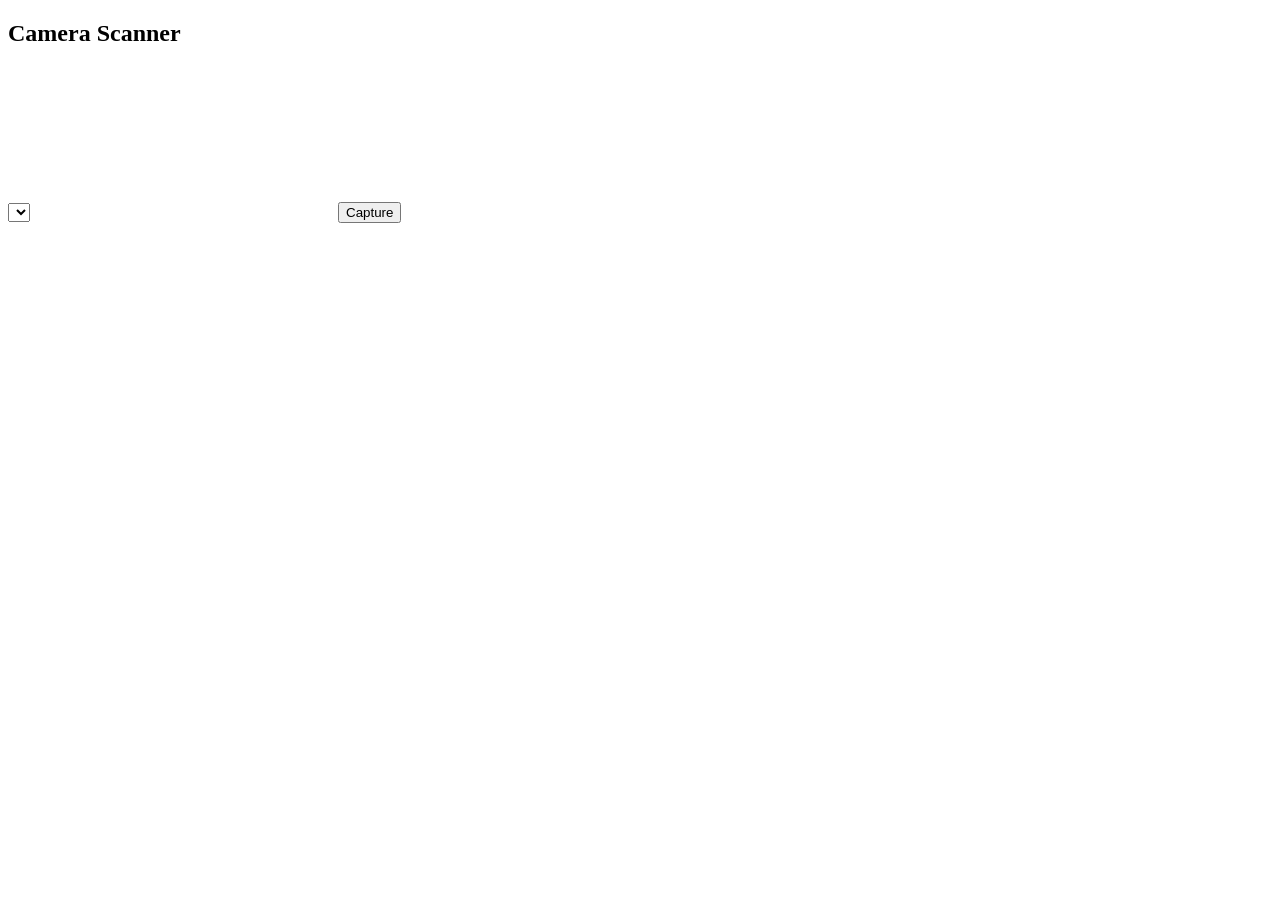
<file: templates/camera.html>
<!doctype html>
<html lang="en">
  <head>
    <meta charset="UTF-8" />
    <meta name="viewport" content="width=device-width, initial-scale=1.0" />
    <title>Document</title>
  </head>
  <body>
    <h2>Camera Scanner</h2>

    <!-- Pilih kamera -->
    <select id="cameraSelect"></select>

    <!-- Video preview -->
    <video id="video" autoplay playsinline></video>

    <!-- Tombol capture -->
    <button id="capture">Capture</button>

    <!-- Hasil capture -->
    <canvas id="canvas"></canvas>

    <script src="/static/js/camera.js"></script>
  </body>
</html>
</file>
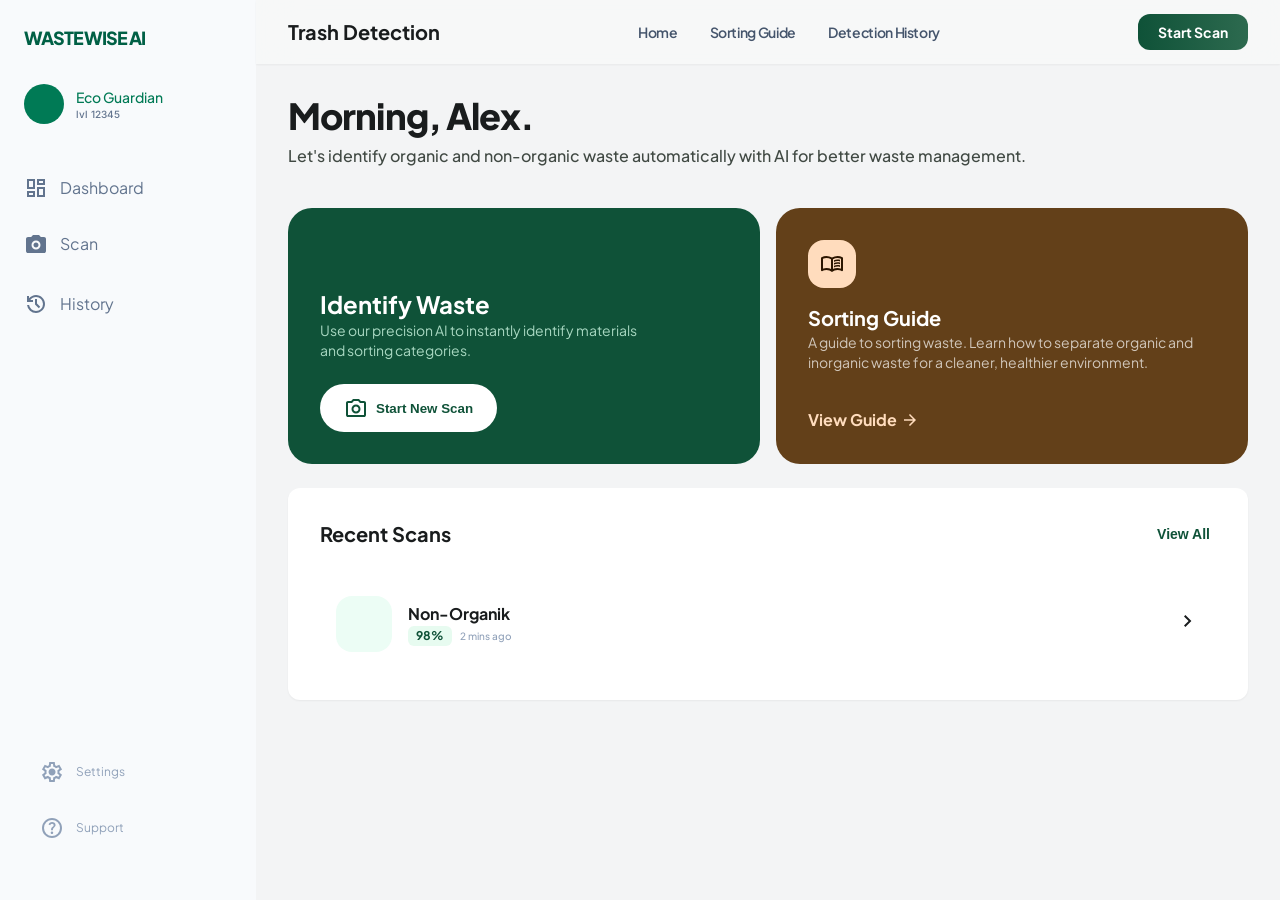
<file: templates/dashboard.html>
<!doctype html>
<html lang="en">
  <head>
    <meta charset="utf-8" />
    <meta content="width=device-width, initial-scale=1.0" name="viewport" />
    <title>Dashboard</title>
    <link rel="stylesheet" href="/static/main.css" />
    <!-- <link
      rel="stylesheet"
      href="{{ url_for('static', filename='main.css') }}"
    /> -->
  </head>
  <body class="body-dashboard">
    <aside>
      <div class="sidebar-container">
        <h1 class="title-app">WasteWise AI</h1>
        <div class="sidebar-user">
          <div class="sidebar-user-image">
            <!-- <img
              class="image-user"
              data-alt="image-user"
              src=""
            /> -->
          </div>
          <div>
            <p class="user-name">Eco Guardian</p>
            <p class="user-description">lvl 12345</p>
          </div>
        </div>
      </div>
      <nav class="sidebar-nav">
        <a class="sidebar-menu" href="/dashboard">
          <svg
            xmlns="http://www.w3.org/2000/svg"
            width="24"
            height="24"
            viewBox="0 0 24 24"
          >
            <path
              fill="currentColor"
              d="M13 9V3h8v6zM3 13V3h8v10zm10 8V11h8v10zM3 21v-6h8v6zm2-10h4V5H5zm10 8h4v-6h-4zm0-12h4V5h-4zM5 19h4v-2H5zm4-2"
            />
          </svg>
          <span class="font-headline font-medium text-sm">Dashboard</span>
        </a>
        <a class="sidebar-menu" href="/scan">
          <svg
            xmlns="http://www.w3.org/2000/svg"
            width="24"
            height="24"
            viewBox="0 0 24 24"
          >
            <path
              fill="currentColor"
              d="M12 17.5q1.875 0 3.188-1.312T16.5 13t-1.312-3.187T12 8.5T8.813 9.813T7.5 13t1.313 3.188T12 17.5m0-2q-1.05 0-1.775-.725T9.5 13t.725-1.775T12 10.5t1.775.725T14.5 13t-.725 1.775T12 15.5M4 21q-.825 0-1.412-.587T2 19V7q0-.825.588-1.412T4 5h3.15L9 3h6l1.85 2H20q.825 0 1.413.588T22 7v12q0 .825-.587 1.413T20 21z"
            />
          </svg>
          <span class="font-headline font-medium text-sm">Scan</span>
        </a>
        <a class="sidebar-menu" href="/history">
          <svg
            xmlns="http://www.w3.org/2000/svg"
            width="24"
            height="24"
            viewBox="0 0 24 24"
          >
            <path
              fill="currentColor"
              d="M12 21q-3.45 0-6.012-2.287T3.05 13H5.1q.35 2.6 2.313 4.3T12 19q2.925 0 4.963-2.037T19 12t-2.037-4.962T12 5q-1.725 0-3.225.8T6.25 8H9v2H3V4h2v2.35q1.275-1.6 3.113-2.475T12 3q1.875 0 3.513.713t2.85 1.924t1.925 2.85T21 12t-.712 3.513t-1.925 2.85t-2.85 1.925T12 21m2.8-4.8L11 12.4V7h2v4.6l3.2 3.2z"
            />
          </svg>
          <span class="font-headline font-medium text-sm">History</span>
        </a>
      </nav>
      <div class="sidebar-down">
        <a class="sidebar-additional" href="/settings">
          <svg
            xmlns="http://www.w3.org/2000/svg"
            width="24"
            height="24"
            viewBox="0 0 24 24"
          >
            <path
              fill="currentColor"
              d="m9.25 22l-.4-3.2q-.325-.125-.612-.3t-.563-.375L4.7 19.375l-2.75-4.75l2.575-1.95Q4.5 12.5 4.5 12.338v-.675q0-.163.025-.338L1.95 9.375l2.75-4.75l2.975 1.25q.275-.2.575-.375t.6-.3l.4-3.2h5.5l.4 3.2q.325.125.613.3t.562.375l2.975-1.25l2.75 4.75l-2.575 1.95q.025.175.025.338v.674q0 .163-.05.338l2.575 1.95l-2.75 4.75l-2.95-1.25q-.275.2-.575.375t-.6.3l-.4 3.2zM11 20h1.975l.35-2.65q.775-.2 1.438-.587t1.212-.938l2.475 1.025l.975-1.7l-2.15-1.625q.125-.35.175-.737T17.5 12t-.05-.787t-.175-.738l2.15-1.625l-.975-1.7l-2.475 1.05q-.55-.575-1.212-.962t-1.438-.588L13 4h-1.975l-.35 2.65q-.775.2-1.437.588t-1.213.937L5.55 7.15l-.975 1.7l2.15 1.6q-.125.375-.175.75t-.05.8q0 .4.05.775t.175.75l-2.15 1.625l.975 1.7l2.475-1.05q.55.575 1.213.963t1.437.587zm1.05-4.5q1.45 0 2.475-1.025T15.55 12t-1.025-2.475T12.05 8.5q-1.475 0-2.488 1.025T8.55 12t1.013 2.475T12.05 15.5M12 12"
            />
          </svg>
          <span>Settings</span>
        </a>
        <a class="sidebar-additional" href="/support">
          <svg
            xmlns="http://www.w3.org/2000/svg"
            width="24"
            height="24"
            viewBox="0 0 24 24"
          >
            <path
              fill="currentColor"
              d="M12.838 17.638q.362-.363.362-.888t-.362-.888t-.888-.362t-.887.363t-.363.887t.363.888t.887.362t.888-.363M11.05 14.15h1.85q0-.825.188-1.3t1.062-1.3q.65-.65 1.025-1.238T15.55 8.9q0-1.4-1.025-2.15T12.1 6q-1.425 0-2.312.75T8.55 8.55l1.65.65q.125-.45.563-.975T12.1 7.7q.8 0 1.2.438t.4.962q0 .5-.3.938t-.75.812q-1.1.975-1.35 1.475t-.25 1.825M12 22q-2.075 0-3.9-.787t-3.175-2.138T2.788 15.9T2 12t.788-3.9t2.137-3.175T8.1 2.788T12 2t3.9.788t3.175 2.137T21.213 8.1T22 12t-.788 3.9t-2.137 3.175t-3.175 2.138T12 22m0-2q3.35 0 5.675-2.325T20 12t-2.325-5.675T12 4T6.325 6.325T4 12t2.325 5.675T12 20m0-8"
            />
          </svg>
          <span>Support</span>
        </a>
      </div>
    </aside>

    <div class="dashboard-container">
      <!-- TopMenu -->
      <header class="top-menu-container glass-panel">
        <div class="top-menu">
          <h2 class="top-menu-label">Trash Detection</h2>
          <div class="top-menu-list">
            <a class="menu" href="/">Home</a>
            <a class="menu" href="/sorting-guide">Sorting Guide</a>
            <a class="menu" href="/history">Detection History</a>
          </div>
          <div class="top-menu-right">
            <button class="scan-button">Start Scan</button>
          </div>
        </div>
      </header>

      <!-- Page Content -->
      <main class="page-content-container">
        <div class="page-content-header">
          <div>
            <h1 class="page-content-greeting">Morning, Alex.</h1>
            <p class="page-conten-subline">
              Let's identify organic and non-organic waste automatically with AI
              for better waste management.
            </p>
          </div>
        </div>

        <!-- Grid Layout -->
        <div class="grid-content">
          <div class="grid-content-wrap">
            <div class="grid-content-group-identify">
              <!-- <div class="identify-image-wrap">
                <img
                  alt="waste collection bin"
                  class="identify-image"
                  src=""
                />
              </div> -->
              <div class="identify-text">
                <h3>Identify Waste</h3>
                <p>
                  Use our precision AI to instantly identify materials and
                  sorting categories.
                </p>
                <button class="identify-button">
                  <svg
                    xmlns="http://www.w3.org/2000/svg"
                    width="24"
                    height="24"
                    viewBox="0 0 24 24"
                  >
                    <path
                      fill="currentColor"
                      d="M12 17.5q1.875 0 3.188-1.312T16.5 13t-1.312-3.187T12 8.5T8.813 9.813T7.5 13t1.313 3.188T12 17.5m0-2q-1.05 0-1.775-.725T9.5 13t.725-1.775T12 10.5t1.775.725T14.5 13t-.725 1.775T12 15.5M4 21q-.825 0-1.412-.587T2 19V7q0-.825.588-1.412T4 5h3.15L9 3h6l1.85 2H20q.825 0 1.413.588T22 7v12q0 .825-.587 1.413T20 21zm0-2h16V7h-4.05l-1.825-2h-4.25L8.05 7H4zm8-6"
                    />
                  </svg>
                  Start New Scan
                </button>
              </div>
            </div>
            <div class="grid-content-group-guide">
              <div>
                <div class="guide-icon">
                  <svg
                    xmlns="http://www.w3.org/2000/svg"
                    width="24"
                    height="24"
                    viewBox="0 0 24 24"
                  >
                    <path
                      fill="currentColor"
                      d="M14 9.9V8.2q.825-.35 1.688-.525T17.5 7.5q.65 0 1.275.1T20 7.85v1.6q-.6-.225-1.213-.337T17.5 9q-.95 0-1.825.238T14 9.9m0 5.5v-1.7q.825-.35 1.688-.525T17.5 13q.65 0 1.275.1t1.225.25v1.6q-.6-.225-1.213-.338T17.5 14.5q-.95 0-1.825.225T14 15.4m0-2.75v-1.7q.825-.35 1.688-.525t1.812-.175q.65 0 1.275.1T20 10.6v1.6q-.6-.225-1.213-.338T17.5 11.75q-.95 0-1.825.238T14 12.65M6.5 16q1.175 0 2.288.263T11 17.05V7.2q-1.025-.6-2.175-.9T6.5 6q-.9 0-1.788.175T3 6.7v9.9q.875-.3 1.738-.45T6.5 16m6.5 1.05q1.1-.525 2.213-.787T17.5 16q.9 0 1.763.15T21 16.6V6.7q-.825-.35-1.713-.525T17.5 6q-1.175 0-2.325.3T13 7.2zM12 20q-1.2-.95-2.6-1.475T6.5 18q-1.05 0-2.062.275T2.5 19.05q-.525.275-1.012-.025T1 18.15V6.1q0-.275.138-.525T1.55 5.2q1.15-.6 2.4-.9T6.5 4q1.45 0 2.838.375T12 5.5q1.275-.75 2.663-1.125T17.5 4q1.3 0 2.55.3t2.4.9q.275.125.413.375T23 6.1v12.05q0 .575-.487.875t-1.013.025q-.925-.5-1.937-.775T17.5 18q-1.5 0-2.9.525T12 20m-5-8.35"
                    />
                  </svg>
                </div>
                <h3 class="guide-headline">Sorting Guide</h3>
                <p class="guide-description base">
                  A guide to sorting waste. Learn how to separate organic and
                  inorganic
                  <span
                    class="guide-more"
                    data-full="A guide to sorting waste. Learn how to separate organic and
                  inorganic waste for a cleaner, healthier environment."
                    >more...</span
                  >
                </p>
                <p class="guide-description desktop">
                  A guide to sorting waste. Learn how to separate organic and
                  inorganic waste for a cleaner, healthier environment.
                </p>
              </div>
              <a class="view-guide" href="#">
                View Guide
                <svg
                  xmlns="http://www.w3.org/2000/svg"
                  width="18"
                  height="18"
                  viewBox="0 0 24 24"
                  class="icon-view-guide"
                >
                  <path
                    fill="currentColor"
                    d="M16.175 13H4v-2h12.175l-5.6-5.6L12 4l8 8l-8 8l-1.425-1.4z"
                  />
                </svg>
              </a>
            </div>
          </div>
          <div class="grid-recent-scans">
            <div class="recent-scans-header">
              <h3 class="recent-scans-headline">Recent Scans</h3>
              <button class="recent-scans-view-all">View All</button>
            </div>
            <div class="recent-scans-table">
              <div class="recent-scans-data">
                <div class="recent-scans-image-wrap">
                  <!-- <img
                    alt="name"
                    class="recent-scans-image"
                    src=""
                  /> -->
                </div>
                <div class="recents-scans-detail">
                  <h4 class="scans-type">Non-Organik</h4>
                  <div class="scans-info">
                    <span class="scans-accuracy">98%</span>
                    <span class="scans-time">2 mins ago</span>
                  </div>
                </div>
                <div class="scans-more-detail">
                  <svg
                    xmlns="http://www.w3.org/2000/svg"
                    width="24"
                    height="24"
                    viewBox="0 0 24 24"
                    class="more-icon"
                  >
                    <path
                      fill="currentColor"
                      d="M12.6 12L8 7.4L9.4 6l6 6l-6 6L8 16.6z"
                    />
                  </svg>
                </div>
              </div>
            </div>
          </div>
        </div>
      </main>
    </div>

    <!-- Mobile Navigation -->
    <nav class="bottom-nav">
      <button class="bottom-nav-button">
        <svg
          xmlns="http://www.w3.org/2000/svg"
          width="24"
          height="24"
          viewBox="0 0 24 24"
        >
          <path
            fill="currentColor"
            d="M13 9V3h8v6zM3 13V3h8v10zm10 8V11h8v10zM3 21v-6h8v6zm2-10h4V5H5zm10 8h4v-6h-4zm0-12h4V5h-4zM5 19h4v-2H5zm4-2"
          />
        </svg>
        <span class="bottom-nav-text">Dashboard</span>
      </button>
      <button class="bottom-nav-button">
        <svg
          xmlns="http://www.w3.org/2000/svg"
          width="24"
          height="24"
          viewBox="0 0 24 24"
        >
          <path
            fill="currentColor"
            d="M12 17.5q1.875 0 3.188-1.312T16.5 13t-1.312-3.187T12 8.5T8.813 9.813T7.5 13t1.313 3.188T12 17.5m0-2q-1.05 0-1.775-.725T9.5 13t.725-1.775T12 10.5t1.775.725T14.5 13t-.725 1.775T12 15.5M4 21q-.825 0-1.412-.587T2 19V7q0-.825.588-1.412T4 5h3.15L9 3h6l1.85 2H20q.825 0 1.413.588T22 7v12q0 .825-.587 1.413T20 21z"
          />
        </svg>
        <span class="bottom-nav-text">Scan</span>
      </button>
      <button class="bottom-nav-button">
        <svg
          xmlns="http://www.w3.org/2000/svg"
          width="24"
          height="24"
          viewBox="0 0 24 24"
        >
          <path
            fill="currentColor"
            d="M12 21q-3.45 0-6.012-2.287T3.05 13H5.1q.35 2.6 2.313 4.3T12 19q2.925 0 4.963-2.037T19 12t-2.037-4.962T12 5q-1.725 0-3.225.8T6.25 8H9v2H3V4h2v2.35q1.275-1.6 3.113-2.475T12 3q1.875 0 3.513.713t2.85 1.924t1.925 2.85T21 12t-.712 3.513t-1.925 2.85t-2.85 1.925T12 21m2.8-4.8L11 12.4V7h2v4.6l3.2 3.2z"
          />
        </svg>
        <span class="bottom-nav-text">Scan</span>
      </button>
      <button class="bottom-nav-button">
        <svg
          xmlns="http://www.w3.org/2000/svg"
          width="24"
          height="24"
          viewBox="0 0 24 24"
        >
          <path
            fill="currentColor"
            d="M12 20q-.825 0-1.412-.587T10 18t.588-1.412T12 16t1.413.588T14 18t-.587 1.413T12 20m0-6q-.825 0-1.412-.587T10 12t.588-1.412T12 10t1.413.588T14 12t-.587 1.413T12 14m0-6q-.825 0-1.412-.587T10 6t.588-1.412T12 4t1.413.588T14 6t-.587 1.413T12 8"
          />
        </svg>
        <span class="bottom-nav-text">More</span>
      </button>
    </nav>
    <script>
      const links = document.querySelectorAll(".sidebar-menu");
      const currentPage = window.location.pathname;

      links.forEach((link) => {
        if (link.getAttribute("href") === currentPage) {
          link.classList.add("active");
        }
      });
    </script>
  </body>
</html>
</file>
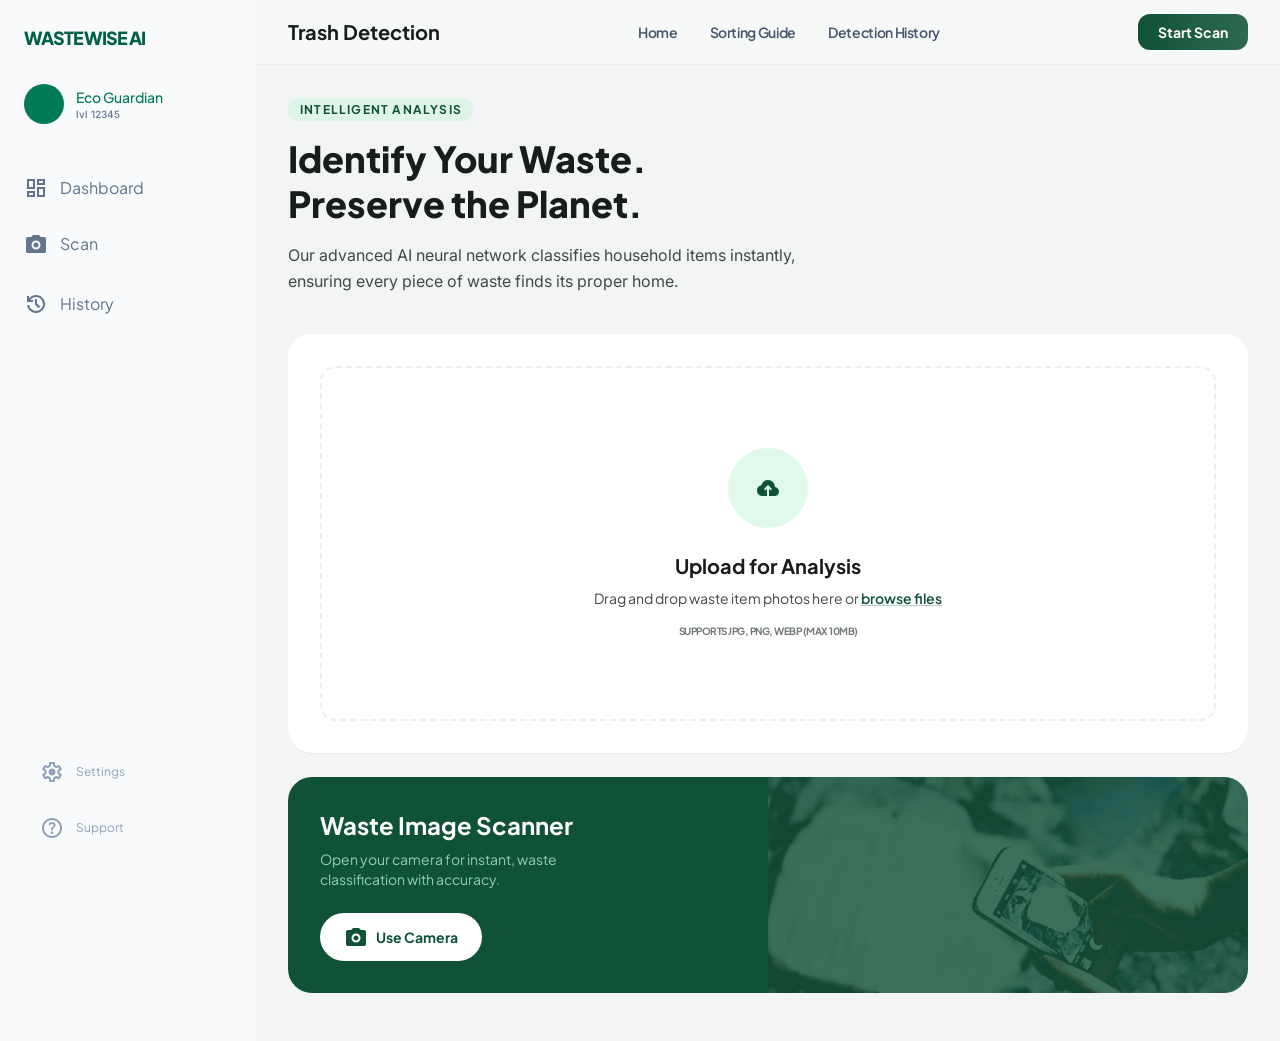
<file: templates/scan.html>
<!doctype html>
<html lang="en">
  <head>
    <meta charset="UTF-8" />
    <meta name="viewport" content="width=device-width, initial-scale=1.0" />
    <title>Scan Image</title>
    <link rel="stylesheet" href="/static/css/scan.css" />
  </head>
  <body class="body-container">
    <aside>
      <div class="sidebar-container">
        <h1 class="title-app">WasteWise AI</h1>
        <div class="sidebar-user">
          <div class="sidebar-user-image">
            <!-- <img
              class="image-user"
              data-alt="image-user"
              src=""
            /> -->
          </div>
          <div>
            <p class="user-name">Eco Guardian</p>
            <p class="user-description">lvl 12345</p>
          </div>
        </div>
      </div>
      <nav class="sidebar-nav">
        <a class="sidebar-menu" href="/dashboard">
          <svg
            xmlns="http://www.w3.org/2000/svg"
            width="24"
            height="24"
            viewBox="0 0 24 24"
          >
            <path
              fill="currentColor"
              d="M13 9V3h8v6zM3 13V3h8v10zm10 8V11h8v10zM3 21v-6h8v6zm2-10h4V5H5zm10 8h4v-6h-4zm0-12h4V5h-4zM5 19h4v-2H5zm4-2"
            />
          </svg>
          <span class="font-headline font-medium text-sm">Dashboard</span>
        </a>
        <a class="sidebar-menu" href="/scan">
          <svg
            xmlns="http://www.w3.org/2000/svg"
            width="24"
            height="24"
            viewBox="0 0 24 24"
          >
            <path
              fill="currentColor"
              d="M12 17.5q1.875 0 3.188-1.312T16.5 13t-1.312-3.187T12 8.5T8.813 9.813T7.5 13t1.313 3.188T12 17.5m0-2q-1.05 0-1.775-.725T9.5 13t.725-1.775T12 10.5t1.775.725T14.5 13t-.725 1.775T12 15.5M4 21q-.825 0-1.412-.587T2 19V7q0-.825.588-1.412T4 5h3.15L9 3h6l1.85 2H20q.825 0 1.413.588T22 7v12q0 .825-.587 1.413T20 21z"
            />
          </svg>
          <span class="font-headline font-medium text-sm">Scan</span>
        </a>
        <a class="sidebar-menu" href="/history">
          <svg
            xmlns="http://www.w3.org/2000/svg"
            width="24"
            height="24"
            viewBox="0 0 24 24"
          >
            <path
              fill="currentColor"
              d="M12 21q-3.45 0-6.012-2.287T3.05 13H5.1q.35 2.6 2.313 4.3T12 19q2.925 0 4.963-2.037T19 12t-2.037-4.962T12 5q-1.725 0-3.225.8T6.25 8H9v2H3V4h2v2.35q1.275-1.6 3.113-2.475T12 3q1.875 0 3.513.713t2.85 1.924t1.925 2.85T21 12t-.712 3.513t-1.925 2.85t-2.85 1.925T12 21m2.8-4.8L11 12.4V7h2v4.6l3.2 3.2z"
            />
          </svg>
          <span class="font-headline font-medium text-sm">History</span>
        </a>
      </nav>
      <div class="sidebar-down">
        <a class="sidebar-additional" href="/settings">
          <svg
            xmlns="http://www.w3.org/2000/svg"
            width="24"
            height="24"
            viewBox="0 0 24 24"
          >
            <path
              fill="currentColor"
              d="m9.25 22l-.4-3.2q-.325-.125-.612-.3t-.563-.375L4.7 19.375l-2.75-4.75l2.575-1.95Q4.5 12.5 4.5 12.338v-.675q0-.163.025-.338L1.95 9.375l2.75-4.75l2.975 1.25q.275-.2.575-.375t.6-.3l.4-3.2h5.5l.4 3.2q.325.125.613.3t.562.375l2.975-1.25l2.75 4.75l-2.575 1.95q.025.175.025.338v.674q0 .163-.05.338l2.575 1.95l-2.75 4.75l-2.95-1.25q-.275.2-.575.375t-.6.3l-.4 3.2zM11 20h1.975l.35-2.65q.775-.2 1.438-.587t1.212-.938l2.475 1.025l.975-1.7l-2.15-1.625q.125-.35.175-.737T17.5 12t-.05-.787t-.175-.738l2.15-1.625l-.975-1.7l-2.475 1.05q-.55-.575-1.212-.962t-1.438-.588L13 4h-1.975l-.35 2.65q-.775.2-1.437.588t-1.213.937L5.55 7.15l-.975 1.7l2.15 1.6q-.125.375-.175.75t-.05.8q0 .4.05.775t.175.75l-2.15 1.625l.975 1.7l2.475-1.05q.55.575 1.213.963t1.437.587zm1.05-4.5q1.45 0 2.475-1.025T15.55 12t-1.025-2.475T12.05 8.5q-1.475 0-2.488 1.025T8.55 12t1.013 2.475T12.05 15.5M12 12"
            />
          </svg>
          <span>Settings</span>
        </a>
        <a class="sidebar-additional" href="/support">
          <svg
            xmlns="http://www.w3.org/2000/svg"
            width="24"
            height="24"
            viewBox="0 0 24 24"
          >
            <path
              fill="currentColor"
              d="M12.838 17.638q.362-.363.362-.888t-.362-.888t-.888-.362t-.887.363t-.363.887t.363.888t.887.362t.888-.363M11.05 14.15h1.85q0-.825.188-1.3t1.062-1.3q.65-.65 1.025-1.238T15.55 8.9q0-1.4-1.025-2.15T12.1 6q-1.425 0-2.312.75T8.55 8.55l1.65.65q.125-.45.563-.975T12.1 7.7q.8 0 1.2.438t.4.962q0 .5-.3.938t-.75.812q-1.1.975-1.35 1.475t-.25 1.825M12 22q-2.075 0-3.9-.787t-3.175-2.138T2.788 15.9T2 12t.788-3.9t2.137-3.175T8.1 2.788T12 2t3.9.788t3.175 2.137T21.213 8.1T22 12t-.788 3.9t-2.137 3.175t-3.175 2.138T12 22m0-2q3.35 0 5.675-2.325T20 12t-2.325-5.675T12 4T6.325 6.325T4 12t2.325 5.675T12 20m0-8"
            />
          </svg>
          <span>Support</span>
        </a>
      </div>
    </aside>

    <div class="content-container">
      <!-- TopMenu -->
      <header class="top-menu-container glass-panel">
        <div class="top-menu">
          <h2 class="top-menu-label">Trash Detection</h2>
          <div class="top-menu-list">
            <a class="menu" href="/">Home</a>
            <a class="menu" href="/sorting-guide">Sorting Guide</a>
            <a class="menu" href="/history">Detection History</a>
          </div>
          <div class="top-menu-right">
            <button class="scan-button">Start Scan</button>
          </div>
        </div>
      </header>

      <!-- Page Content -->
      <main class="page-content-container">
        <div class="page-content-header">
          <span class="page-content-label">Intelligent Analysis</span>
          <h1 class="page-content-headline">
            Identify Your Waste. <br />Preserve the Planet.
          </h1>
          <p class="page-content-description">
            Our advanced AI neural network classifies household items instantly,
            ensuring every piece of waste finds its proper home.
          </p>
        </div>

        <!-- Grid Layout -->
        <div
          class="grid-content grid grid-cols-1 lg:grid-cols-12 gap-6 items-start"
        >
          <!-- Main Detection Zone -->
          <div class="main-detection">
            <div class="upload-content-container">
              <div class="upload-content-line"></div>
              <div class="upload-wrap" id="drop-area">
                <div class="upload-icon-wrap">
                  <svg
                    xmlns="http://www.w3.org/2000/svg"
                    width="24"
                    height="24"
                    viewBox="0 0 24 24"
                    class="upload-icon"
                  >
                    <path
                      fill="currentColor"
                      d="M11 20H6.5q-2.275 0-3.887-1.575T1 14.575q0-1.95 1.175-3.475T5.25 9.15q.625-2.3 2.5-3.725T12 4q2.925 0 4.963 2.038T19 11q1.725.2 2.863 1.488T23 15.5q0 1.875-1.312 3.188T18.5 20H13v-7.15l1.6 1.55L16 13l-4-4l-4 4l1.4 1.4l1.6-1.55z"
                    />
                  </svg>
                </div>
                <h3 class="upload-text">Upload for Analysis</h3>
                <p class="upload-description">
                  Drag and drop waste item photos here or
                  <span class="browse-file" id="browse-file-btn"
                    >browse files</span
                  >
                </p>
                <p class="file-support">Supports JPG, PNG, WEBP (Max 10MB)</p>
                <!-- Hidden file input -->
                <input
                  type="file"
                  id="file-input"
                  name="image"
                  accept="image/*"
                  style="display: none"
                />
              </div>
            </div>
            <!-- Camera -->
            <div class="scan-camera">
              <div class="scan-camera-wrap">
                <h3 class="scan-camera-headline">Waste Image Scanner</h3>
                <p class="scan-camera-description">
                  Open your camera for instant, waste classification with
                  accuracy.
                </p>
                <button
                  id="camera-button"
                  class="scan-camera-button mt-6 flex items-center gap-2 bg-white text-primary px-6 py-3 rounded-full font-headline font-bold text-sm transition-transform group-hover:scale-105 active:scale-95"
                >
                  <svg
                    xmlns="http://www.w3.org/2000/svg"
                    width="24"
                    height="24"
                    viewBox="0 0 24 24"
                  >
                    <path
                      fill="currentColor"
                      d="M12 17.5q1.875 0 3.188-1.312T16.5 13t-1.312-3.187T12 8.5T8.813 9.813T7.5 13t1.313 3.188T12 17.5m0-2q-1.05 0-1.775-.725T9.5 13t.725-1.775T12 10.5t1.775.725T14.5 13t-.725 1.775T12 15.5M4 21q-.825 0-1.412-.587T2 19V7q0-.825.588-1.412T4 5h3.15L9 3h6l1.85 2H20q.825 0 1.413.588T22 7v12q0 .825-.587 1.413T20 21z"
                    />
                  </svg>
                  Use Camera
                </button>
              </div>
              <div class="image-scan-wrap">
                <img
                  class="image-scan"
                  data-alt="smartphone held by a hand capturing a photo of trash can with digital scanning"
                  src="/static/img/scan.jpg"
                />
              </div>
            </div>
          </div>
        </div>
      </main>
    </div>

    <!-- Mobile Navigation -->
    <nav class="bottom-nav">
      <button class="bottom-nav-button">
        <svg
          xmlns="http://www.w3.org/2000/svg"
          width="24"
          height="24"
          viewBox="0 0 24 24"
        >
          <path
            fill="currentColor"
            d="M13 9V3h8v6zM3 13V3h8v10zm10 8V11h8v10zM3 21v-6h8v6zm2-10h4V5H5zm10 8h4v-6h-4zm0-12h4V5h-4zM5 19h4v-2H5zm4-2"
          />
        </svg>
        <span class="bottom-nav-text">Dashboard</span>
      </button>
      <button class="bottom-nav-button">
        <svg
          xmlns="http://www.w3.org/2000/svg"
          width="24"
          height="24"
          viewBox="0 0 24 24"
        >
          <path
            fill="currentColor"
            d="M12 17.5q1.875 0 3.188-1.312T16.5 13t-1.312-3.187T12 8.5T8.813 9.813T7.5 13t1.313 3.188T12 17.5m0-2q-1.05 0-1.775-.725T9.5 13t.725-1.775T12 10.5t1.775.725T14.5 13t-.725 1.775T12 15.5M4 21q-.825 0-1.412-.587T2 19V7q0-.825.588-1.412T4 5h3.15L9 3h6l1.85 2H20q.825 0 1.413.588T22 7v12q0 .825-.587 1.413T20 21z"
          />
        </svg>
        <span class="bottom-nav-text">Scan</span>
      </button>
      <button class="bottom-nav-button">
        <svg
          xmlns="http://www.w3.org/2000/svg"
          width="24"
          height="24"
          viewBox="0 0 24 24"
        >
          <path
            fill="currentColor"
            d="M12 21q-3.45 0-6.012-2.287T3.05 13H5.1q.35 2.6 2.313 4.3T12 19q2.925 0 4.963-2.037T19 12t-2.037-4.962T12 5q-1.725 0-3.225.8T6.25 8H9v2H3V4h2v2.35q1.275-1.6 3.113-2.475T12 3q1.875 0 3.513.713t2.85 1.924t1.925 2.85T21 12t-.712 3.513t-1.925 2.85t-2.85 1.925T12 21m2.8-4.8L11 12.4V7h2v4.6l3.2 3.2z"
          />
        </svg>
        <span class="bottom-nav-text">History</span>
      </button>
      <button class="bottom-nav-button">
        <svg
          xmlns="http://www.w3.org/2000/svg"
          width="24"
          height="24"
          viewBox="0 0 24 24"
        >
          <path
            fill="currentColor"
            d="M12 20q-.825 0-1.412-.587T10 18t.588-1.412T12 16t1.413.588T14 18t-.587 1.413T12 20m0-6q-.825 0-1.412-.587T10 12t.588-1.412T12 10t1.413.588T14 12t-.587 1.413T12 14m0-6q-.825 0-1.412-.587T10 6t.588-1.412T12 4t1.413.588T14 6t-.587 1.413T12 8"
          />
        </svg>
        <span class="bottom-nav-text">More</span>
      </button>
    </nav>

    <script src="/static/js/script.js"></script>
  </body>
</html>
</file>
<file: static/main.css>
@import url("https://fonts.googleapis.com/css2?family=Inter:ital,opsz,wght@0,14..32,100..900;1,14..32,100..900&family=Plus+Jakarta+Sans:ital,wght@0,200..800;1,200..800&display=swap");
@import url("https://fonts.googleapis.com/css2?family=Plus+Jakarta+Sans:ital,wght@0,200..800;1,200..800&display=swap");

:root {
  --primary-color: #0f5238;
  --secondary-color: #657c6f;
  --tertiary-color: #634019;
  --neutral-color: #f8f9fa;
  --on-surface-color: #191c1d;
  --font-primary: "Plus Jakarta Sans", sans-serif;
  --font-secondary: "Inter", sans-serif;
}

html {
  font-family: var(--font-primary);
  line-height: 1.5;
}

h1,
h2,
h3,
h4,
p {
  margin: 0;
  padding: 0;
}

*,
::after,
::before {
  box-sizing: border-box;
  border-width: 0;
  border-style: solid;
  border-color: #e5e7eb;
}

.glass-panel {
  background: rgba(248, 249, 250, 0.7);
  backdrop-filter: blur(20px);
  -webkit-backdrop-filter: blur(20px);
}

body.body-dashboard {
  display: flex;
  background-color: var(--neutral-color);
  color: var(--on-surface-color);
  min-height: 100vh;
  margin: 0;
}

.body-dashboard aside {
  /* display: flex;
  flex-direction: column; */
  display: none;
  height: 100vh;
  width: 256px;
  position: fixed;
  left: 0;
  top: 0;
  background-color: #f8fafc;
  padding-top: 24px;
  padding-bottom: 24px;
  z-index: 40;
  transition-timing-function: cubic-bezier(0.4, 0, 0.2, 1);
}

.title-app {
  font-size: 18px;
  line-height: calc(1.75 / 1.125);
  font-weight: 900;
  color: #006045;
  letter-spacing: -0.05em;
  text-transform: uppercase;
}

.sidebar-container {
  padding-left: 24px;
  padding-right: 24px;
  margin-bottom: 40px;
}

.sidebar-user {
  margin-top: 32px;
  display: flex;
  align-items: center;
  gap: 12px;
}

.sidebar-user-image {
  width: 40px;
  height: 40px;
  border-radius: 9999px;
  background-color: #007a55;
  display: flex;
  align-items: center;
  justify-content: center;
  overflow: hidden;
}

.sidebar-user-image img {
  width: 100%;
  height: 100%;
  object-fit: cover;
}

p.user-name {
  font-family: var(--font-primary);
  font-weight: 500;
  font-size: 14px;
  color: #007a55;
  line-height: calc(1.25 / 0.875);
}

p.user-description {
  font-family: var(--font-secondary);
  font-size: 10px;
  font-weight: 500;
  color: #62748e;
  /* margin-top: 2px; */
}

nav.sidebar-nav {
  display: flex;
  flex-direction: column;
  gap: 4px;
  flex: 1;
}

nav.sidebar-nav > :not(:last-child) {
  margin-bottom: 4px;
}

.sidebar-nav .sidebar-menu {
  display: flex;
  align-items: center;
  gap: 12px;
  color: #62748e;
  margin: 4px 8px 0px 8px;
  /* margin-left: 8px;
  margin-right: 8px; */
  padding: 12px 16px 12px 16px;
  border-radius: 9999px;
  transition-property: all;
  transition-timing-function: cubic-bezier(0.4, 0, 0.2, 1);
  transition-duration: 150ms;
  text-decoration: none;
}

.sidebar-nav .sidebar-menu:first-child {
  margin: 0px 8px 0px 8px;
}

.sidebar-nav .sidebar-menu:hover {
  background-color: #e2e8f0bf;
}

.sidebar-menu.active {
  background-color: #d0fae5bf;
  color: #006045;
}

.sidebar-down {
  display: flex;
  flex-direction: column;
  gap: 4px;
  margin-top: auto;
  padding: 24px 16px;
  border-top: 0px solid;
}

.sidebar-down > :not(:last-child) {
  margin-bottom: 4px;
}

.sidebar-additional {
  display: flex;
  align-items: center;
  gap: 12px;
  color: #90a1b9;
  margin-left: 8px;
  margin-right: 8px;
  padding: 12px 16px 12px 16px;
  transition-property: all;
  transition-timing-function: cubic-bezier(0.4, 0, 0.2, 1);
  transition-duration: 150ms;
  font-size: 12px;
  line-height: calc(1 / 0.75);
  text-decoration: none;
}

.sidebar-additional:hover {
  color: #009966;
}

.dashboard-container {
  flex: 1;
  min-height: 100vh;
  background-color: #f3f4f5;
  transition-property: all;
  transition-timing-function: cubic-bezier(0.4, 0, 0.2, 1);
  transition-duration: 150ms;
}

.top-menu-container {
  position: fixed;
  top: 0;
  right: 0;
  left: 0;
  z-index: 50;
  box-shadow:
    0 0 #0000,
    0 0 #0000,
    0 1px 2px 0 rgb(0 0 0 / 0.05);
}

.top-menu {
  display: flex;
  justify-content: space-between;
  align-items: center;
  padding: 0 32px 0 32px;
  height: 64px;
  max-width: 80rem;
  margin-inline: auto;
}

.top-menu-label {
  font-family: var(--font-primary);
  font-weight: 700;
  font-size: 20px;
  line-height: calc(1.75 / 1.25);
}

.top-menu-list {
  display: none;
  align-items: center;
  gap: 32px;
}

@media (min-width: 1024px) {
  .top-menu-list {
    display: flex;
  }
}

.menu {
  font-family: var(--font-primary);
  font-weight: 600;
  font-size: 14px;
  line-height: calc(1.25 / 0.875);
  letter-spacing: -0.025em;
  color: #45556c;
  transition-property: all;
  transition-timing-function: cubic-bezier(0.4, 0, 0.2, 1);
  transition-duration: 150ms;
  text-decoration: none;
}

.menu:hover {
  color: #009966;
}

.menu.active {
  color: #007a55;
  border-bottom: 2px solid #006045;
  padding-bottom: 4px;
}

.top-menu-right {
  display: flex;
  align-items: center;
  gap: 16px;
}

.scan-button {
  background-image: linear-gradient(to right, var(--primary-color), #2d6a4f);
  color: #ffffff;
  padding: 8px 20px 8px 20px;
  border-color: transparent;
  border-radius: 12px;
  font-size: 14px;
  line-height: calc(1.25 / 0.875);
  font-family: var(--font-primary);
  font-weight: 700;
  transition-property: all;
  transition-timing-function: cubic-bezier(0.4, 0, 0.2, 1);
  transition-duration: 150ms;
}

.scan-button:hover {
  opacity: 90%;
  cursor: pointer;
  scale: 105% 105%;
}

.page-content-container {
  /* padding: 96px 32px 48px 32px; */
  padding: 96px 32px 98px 32px;
  flex: 1;
  /* padding: 40px; */
  max-width: 80rem;
  margin-inline: auto;
  overflow-y: auto;
}

.page-content-header {
  display: flex;
  flex-direction: column;
  justify-content: space-between;
  margin-bottom: 40px;
  gap: 24px;
}

h1.page-content-greeting {
  font-size: 36px;
  line-height: calc(2.5 / 2.25);
  font-weight: 800;
  color: #191c1d;
  font-family: var(--font-primary);
  letter-spacing: -0.025em;
  margin-bottom: 8px;
}

p.page-conten-subline {
  color: #404943;
  font-weight: 500;
}

.grid-content {
  display: grid;
  grid-template-columns: repeat(1, minmax(0, 1fr));
  gap: 24px;
  grid-auto-rows: min-content;
}

.grid-content-wrap {
  display: grid;
  grid-template-columns: repeat(1, minmax(0, 1fr));
  grid-column: span 10 / span 10;
  gap: 16px;
}

@media (min-width: 640px) {
  .grid-content-wrap {
    grid-template-columns: repeat(2, minmax(0, 1fr));
  }
}

.grid-content-group-identify {
  position: relative;
  overflow: hidden;
  border-radius: 24px;
  background-color: var(--primary-color);
  height: 256px;
  display: flex;
  flex-direction: column;
  justify-content: flex-end;
  padding: 32px;
}

.identify-image-wrap {
  position: absolute;
  inset: 0;
  opacity: 40%;
  mix-blend-mode: overlay;
}

img.identify-image {
  width: 100%;
  height: 100%;
  object-fit: cover;
}

.identify-text {
  position: relative;
  z-index: 10;
}

.identify-text h3 {
  color: #ffffff;
  font-size: 24px;
  line-height: calc(2 / 1.5);
}

.identify-text p {
  color: #d0fae5cc;
  font-size: 14px;
  line-height: calc(1.25 / 0.875);
  margin-bottom: 24px;
  max-width: 320px;
}

.identify-button {
  background-color: #ffffff;
  color: var(--primary-color);
  padding: 12px 24px;
  border: 0px solid transparent;
  border-radius: 9999px;
  font-weight: 700;
  display: flex;
  align-items: center;
  gap: 8px;
  width: fit-content;
  transition-property: transform;
  transition-timing-function: cubic-bezier(0.4, 0, 0.2, 1);
  transition-duration: 150ms;
  cursor: pointer;
}

button.identify-button:active {
  transform: scale(0.95);
}

.grid-content-group-guide {
  background-color: var(--tertiary-color);
  color: #ffd1a7;
  border-radius: 24px;
  padding: 32px;
  display: flex;
  flex-direction: column;
  justify-content: space-between;
  height: 256px;
  border-style: none;
}

.guide-icon {
  width: 48px;
  height: 48px;
  background-color: #ffdcbd;
  border-radius: 16px;
  display: flex;
  align-items: center;
  justify-content: center;
  margin-bottom: 16px;
  color: #2c1600;
}

.guide-headline {
  font-size: 20px;
  line-height: calc(1.75 / 1.25);
  font-weight: 700;
  color: #ffffff;
  font-family: var(--font-primary);
}

.guide-description {
  color: #ffffffb3;
  font-size: 14px;
  line-height: calc(1.25 / 0.875);
}

.guide-more {
  display: none;
}

.guide-description.base {
  display: none;
}

@media (max-width: 1023px) {
  .guide-description.base {
    display: block;
  }

  .guide-description.desktop {
    display: none;
  }

  .guide-more {
    display: block;
    position: relative;
    cursor: pointer;
    user-select: none;
  }

  .guide-more::after {
    content: attr(data-full);
    position: absolute;
    bottom: 125%;
    left: 0;
    background: #333;
    color: #fff;
    padding: 6px 10px;
    border-radius: 6px;
    white-space: normal;
    max-width: 300px;
    opacity: 0;
    transition: 0.2s;
  }

  .guide-more:hover,
  .guide-more:focus {
    text-decoration: underline;
  }

  .guide-more:hover::after,
  .guide-more:focus::after {
    opacity: 1;
  }

  /* .guide-more.active::after {
    opacity: 1;
  } */
  /* .guide-more:hover::after {
    opacity: 1;
  } */
}

.view-guide {
  color: #ffdcbd;
  font-weight: 700;
  display: flex;
  align-items: center;
  gap: 4px;
  transition-property: transform;
  transition-timing-function: cubic-bezier(0.4, 0, 0.2, 1);
  transition-duration: 150ms;
  text-decoration: none;
}

.view-guide:hover {
  transform: translate(0.25rem, 0);
}

.icon-view-guide {
  font-size: 14px;
  line-height: calc(1.25 / 0.875);
}

.grid-recent-scans {
  grid-column: span 10 / span 10;
  background-color: #ffffff;
  border-radius: 12px;
  padding: 32px;
  box-shadow:
    0 0 #0000,
    0 0 #0000,
    0 1px 2px 0 rgb(0 0 0 / 0.05);
}

.recent-scans-header {
  display: flex;
  justify-content: space-between;
  align-items: center;
  margin-bottom: 32px;
}

.recent-scans-headline {
  font-size: 20px;
  line-height: calc(1.75 / 1.25);
  font-family: var(--font-primary);
}

.recent-scans-view-all {
  color: var(--primary-color);
  font-size: 14px;
  font-weight: 700;
  line-height: calc(1.25 / 0.875);
  text-decoration: none;
  background: transparent;
  border-style: none;
  cursor: pointer;
}

.recent-scans-view-all:hover {
  text-decoration: underline;
}

.recent-scans-table > :not(:last-child) {
  margin-bottom: 16px;
}

.recent-scans-data {
  display: flex;
  align-items: center;
  gap: 16px;
  padding: 16px;
  border-radius: 16px;
  transition-property: color;
  transition-timing-function: cubic-bezier(0.4, 0, 0.2, 1);
  transition-duration: 150ms;
  cursor: pointer;
}

.recent-scans-data:hover {
  background-color: #f3f4f5;
}

.recent-scans-image-wrap {
  width: 56px;
  height: 56px;
  border-radius: 16px;
  background-color: #ecfdf5;
  overflow: hidden;
}

.recent-scans-image {
  width: 100%;
  height: 100%;
  object-fit: cover;
}

.recents-scans-detail {
  flex: 1;
}

.scans-type {
  font-weight: 700;
  color: #191c1d;
}

.scans-info {
  display: flex;
  align-items: center;
  gap: 8px;
}

.scans-accuracy {
  font-size: 12px;
  line-height: calc(1 / 0.75);
  font-weight: 700;
  color: var(--primary-color);
  background-color: #b1f0ce4d;
  padding: 2px 8px;
  border-radius: 6px;
}

.scans-time {
  font-size: 10px;
  color: #90a1b9;
  font-weight: 500;
}

.scans-more-detail {
  text-align: right;
}

.recent-scans-data svg.more-icon {
  transition-property: color;
  transition-timing-function: cubic-bezier(0.4, 0, 0.2, 1);
  transition-duration: 150ms;
}

.recent-scans-data:hover svg.more-icon {
  color: var(--primary-color);
}

/* @media (min-width: 1200px) {
} */

.bottom-nav {
  position: fixed;
  bottom: 0;
  left: 0;
  right: 0;
  background-color: #ffffffcc;
  backdrop-filter: blur(16px);
  padding: 16px 24px 16px 24px;
  display: flex;
  justify-content: space-between;
  align-items: center;
  z-index: 50;
  box-shadow: 0 0 #0000 0 0 #0000 0 -4px 20px rgba(0, 0, 0, 0.05);
}

.bottom-nav-button {
  display: flex;
  flex-direction: column;
  align-items: center;
  gap: 4px;
  color: #90a1b9;
  background-color: transparent;
}

.bottom-nav-text {
  font-size: 10px;
  font-weight: 700;
}

@media (min-width: 768px) {
  .body-dashboard aside {
    display: flex;
    flex-direction: column;
  }

  .page-content-container {
    padding: 96px 32px 48px 32px;
  }

  .dashboard-container {
    margin-left: 256px;
  }

  .top-menu-container {
    left: 256px;
  }

  .page-content-header {
    flex-direction: row;
    align-items: flex-end;
  }

  .grid-content {
    grid-template-columns: repeat(10, minmax(0, 1fr));
  }

  /* .grid-content-wrap {
    grid-column: span 10 / span 10;
  } */

  .bottom-nav {
    display: none;
  }
}
</file>
<file: static/css/scan.css>
@import url("https://fonts.googleapis.com/css2?family=Inter:ital,opsz,wght@0,14..32,100..900;1,14..32,100..900&family=Plus+Jakarta+Sans:ital,wght@0,200..800;1,200..800&display=swap");
@import url("https://fonts.googleapis.com/css2?family=Plus+Jakarta+Sans:ital,wght@0,200..800;1,200..800&display=swap");

:root {
  --primary-color: #0f5238;
  --secondary-color: #657c6f;
  --tertiary-color: #634019;
  --neutral-color: #f8f9fa;
  --on-surface-color: #191c1d;
  --font-primary: "Plus Jakarta Sans", sans-serif;
  --font-secondary: "Inter", sans-serif;
}

html {
  font-family: var(--font-primary);
  line-height: 1.5;
}

h1,
h2,
h3,
h4,
p {
  margin: 0;
  padding: 0;
}

*,
::after,
::before {
  box-sizing: border-box;
  border-width: 0;
  border-style: solid;
  border-color: #e5e7eb;
}

.glass-panel {
  background: rgba(248, 249, 250, 0.7);
  backdrop-filter: blur(20px);
  -webkit-backdrop-filter: blur(20px);
}

body.body-container {
  display: flex;
  background-color: var(--neutral-color);
  color: var(--on-surface-color);
  min-height: 100vh;
  margin: 0;
}

.body-container aside {
  display: none;
  height: 100vh;
  width: 256px;
  position: fixed;
  left: 0;
  top: 0;
  background-color: #f8fafc;
  padding-top: 24px;
  padding-bottom: 24px;
  z-index: 40;
  transition-timing-function: cubic-bezier(0.4, 0, 0.2, 1);
}

.title-app {
  font-size: 18px;
  line-height: calc(1.75 / 1.125);
  font-weight: 900;
  color: #006045;
  letter-spacing: -0.05em;
  text-transform: uppercase;
}

.sidebar-container {
  padding-left: 24px;
  padding-right: 24px;
  margin-bottom: 40px;
}

.sidebar-user {
  margin-top: 32px;
  display: flex;
  align-items: center;
  gap: 12px;
}

.sidebar-user-image {
  width: 40px;
  height: 40px;
  border-radius: 9999px;
  background-color: #007a55;
  display: flex;
  align-items: center;
  justify-content: center;
  overflow: hidden;
}

.sidebar-user-image img {
  width: 100%;
  height: 100%;
  object-fit: cover;
}

p.user-name {
  font-family: var(--font-primary);
  font-weight: 500;
  font-size: 14px;
  color: #007a55;
  line-height: calc(1.25 / 0.875);
}

p.user-description {
  font-family: var(--font-secondary);
  font-size: 10px;
  font-weight: 500;
  color: #62748e;
  /* margin-top: 2px; */
}

nav.sidebar-nav {
  display: flex;
  flex-direction: column;
  gap: 4px;
  flex: 1;
}

nav.sidebar-nav > :not(:last-child) {
  margin-bottom: 4px;
}

.sidebar-nav .sidebar-menu {
  display: flex;
  align-items: center;
  gap: 12px;
  color: #62748e;
  margin: 4px 8px 0px 8px;
  /* margin-left: 8px;
  margin-right: 8px; */
  padding: 12px 16px 12px 16px;
  border-radius: 9999px;
  transition-property: all;
  transition-timing-function: cubic-bezier(0.4, 0, 0.2, 1);
  transition-duration: 150ms;
  text-decoration: none;
}

.sidebar-nav .sidebar-menu:first-child {
  margin: 0px 8px 0px 8px;
}

.sidebar-nav .sidebar-menu:hover {
  background-color: #e2e8f0bf;
}

.sidebar-menu.active {
  background-color: #d0fae5bf;
  color: #006045;
}

.sidebar-down {
  display: flex;
  flex-direction: column;
  gap: 4px;
  margin-top: auto;
  padding: 24px 16px;
  border-top: 0px solid;
}

.sidebar-down > :not(:last-child) {
  margin-bottom: 4px;
}

.sidebar-additional {
  display: flex;
  align-items: center;
  gap: 12px;
  color: #90a1b9;
  margin-left: 8px;
  margin-right: 8px;
  padding: 12px 16px 12px 16px;
  transition-property: all;
  transition-timing-function: cubic-bezier(0.4, 0, 0.2, 1);
  transition-duration: 150ms;
  font-size: 12px;
  line-height: calc(1 / 0.75);
  text-decoration: none;
}

.sidebar-additional:hover {
  color: #009966;
}

.content-container {
  flex: 1;
  min-height: 100vh;
  background-color: #f3f4f5;
  transition-property: all;
  transition-timing-function: cubic-bezier(0.4, 0, 0.2, 1);
  transition-duration: 150ms;
}

.top-menu-container {
  position: fixed;
  top: 0;
  right: 0;
  left: 0;
  z-index: 50;
  box-shadow:
    0 0 #0000,
    0 0 #0000,
    0 1px 2px 0 rgb(0 0 0 / 0.05);
}

.top-menu {
  display: flex;
  justify-content: space-between;
  align-items: center;
  padding: 0 32px 0 32px;
  height: 64px;
  max-width: 80rem;
  margin-inline: auto;
}

.top-menu-label {
  font-family: var(--font-primary);
  font-weight: 700;
  font-size: 20px;
  line-height: calc(1.75 / 1.25);
}

.top-menu-list {
  display: none;
  align-items: center;
  gap: 32px;
}

.menu {
  font-family: var(--font-primary);
  font-weight: 600;
  font-size: 14px;
  line-height: calc(1.25 / 0.875);
  letter-spacing: -0.025em;
  color: #45556c;
  transition-property: all;
  transition-timing-function: cubic-bezier(0.4, 0, 0.2, 1);
  transition-duration: 150ms;
  text-decoration: none;
}

.menu:hover {
  color: #009966;
}

.menu.active {
  color: #007a55;
  border-bottom: 2px solid #006045;
  padding-bottom: 4px;
}

.top-menu-right {
  display: flex;
  align-items: center;
  gap: 16px;
}

.scan-button {
  background-image: linear-gradient(to right, var(--primary-color), #2d6a4f);
  color: #ffffff;
  padding: 8px 20px 8px 20px;
  border-color: transparent;
  border-radius: 12px;
  font-size: 14px;
  line-height: calc(1.25 / 0.875);
  font-family: var(--font-primary);
  font-weight: 700;
  transition-property: all;
  transition-timing-function: cubic-bezier(0.4, 0, 0.2, 1);
  transition-duration: 150ms;
}

.scan-button:hover {
  opacity: 90%;
  cursor: pointer;
  scale: 105% 105%;
}

.page-content-container {
  /* padding: 96px 32px 48px 32px; */
  padding: 96px 32px 98px 32px;
  flex: 1;
  /* padding: 40px; */
  max-width: 80rem;
  margin-inline: auto;
  overflow-y: auto;
}

.page-content-header {
  /* display: flex;
  flex-direction: column;
  justify-content: space-between; */
  margin-bottom: 40px;
  /* gap: 24px; */
}

.page-content-label {
  color: var(--primary-color);
  font-family: var(--font-primary);
  font-weight: 700;
  font-size: 12px;
  line-height: calc(1 / 0.75);
  text-transform: uppercase;
  letter-spacing: 0.1em;
  background-color: #b1f0ce4d;
  padding: 4px 12px 4px 12px;
  border-radius: 9999px;
}

.page-content-headline {
  font-size: 2.25rem;
  font-family: var(--font-primary);
  font-weight: 800;
  color: #191c1d;
  margin-top: 16px;
  line-height: 1.25;
}

/* text-on-surface-variant max-w-lg mt-4 font-body leading-relaxed */
.page-content-description {
  color: #404943;
  max-width: 32rem;
  margin-top: 1rem;
  font-family: var(--font-secondary);
  line-height: 1.625;
}

@media (min-width: 1024px) {
  .top-menu-list {
    display: flex;
  }
}

.bottom-nav {
  position: fixed;
  bottom: 0;
  left: 0;
  right: 0;
  background-color: #ffffffcc;
  backdrop-filter: blur(16px);
  padding: 16px 24px 16px 24px;
  display: flex;
  justify-content: space-between;
  align-items: center;
  z-index: 50;
  box-shadow: 0 0 #0000 0 0 #0000 0 -4px 20px rgba(0, 0, 0, 0.05);
}

.bottom-nav-button {
  display: flex;
  flex-direction: column;
  align-items: center;
  gap: 4px;
  color: #90a1b9;
  background-color: transparent;
}

.bottom-nav-text {
  font-size: 10px;
  font-weight: 700;
}

@media (min-width: 768px) {
  .body-container aside {
    display: flex;
    flex-direction: column;
  }

  .page-content-container {
    padding: 96px 32px 48px 32px;
  }

  .content-container {
    margin-left: 256px;
  }

  .top-menu-container {
    left: 256px;
  }

  /* .page-content-header {
    flex-direction: row;
    align-items: flex-end;
  } */

  .grid-content {
    grid-template-columns: repeat(10, minmax(0, 1fr));
  }

  .bottom-nav {
    display: none;
  }
}

.main-detection > :not(:last-child) {
  margin-bottom: 24px;
}

@media (min-width: 1024px) {
  .top-menu-list {
    display: flex;
  }

  .main-detection {
    grid-column: span 8 / span 8;
  }
}

.upload-content-container {
  background-color: #ffffff;
  border-radius: 24px;
  padding: 32px;
  box-shadow:
    0 0 #0000,
    0 0 #0000,
    0 1px 0 rgb(0 0 0 / 0.05);
  border: 0px solid transparent;
  position: relative;
  overflow: hidden;
}

.upload-content-line {
  position: absolute;
  inset: 0px;
  background-color: #ecfdf533;
  opacity: 0;
  transition-property: opacity;
  transition-timing-function: cubic-bezier(0.4, 0, 0.2, 1);
  transition-duration: 150ms;
  pointer-events: none;
}

.upload-content-container:hover .upload-content-line {
  opacity: 1;
}

.upload-wrap {
  position: relative;
  z-index: 10;
  border: 2px dashed #bfc9c14d;
  border-radius: 16px;
  padding: 80px 40px 80px 40px;
  display: flex;
  flex-direction: column;
  align-items: center;
  justify-content: center;
  text-align: center;
  transition-property: all;
  transition-timing-function: cubic-bezier(0.4, 0, 0.2, 1);
  transition-duration: 150ms;
}

.upload-wrap:hover {
  border-color: var(--primary-color);
}

.upload-wrap.dragging {
  border: 2px dashed #10b981;
  background-color: rgba(16, 185, 129, 0.1);
}

.upload-icon-wrap {
  width: 80px;
  height: 80px;
  background-color: #b1f0ce66;
  border-radius: 9999px;
  display: flex;
  align-items: center;
  justify-content: center;
  margin-bottom: 24px;
}

.upload-icon {
  color: var(--primary-color);
  font-size: 36px;
  line-height: calc(2.5 / 2.25);
}

.upload-text {
  font-family: var(--font-primary);
  font-weight: 700;
  font-size: 20px;
  line-height: calc(1.75 / 1.25);
  color: #191c1d;
}

.upload-description {
  color: #404943;
  margin-top: 8px;
  font-size: 14px;
  line-height: calc(1.25 / 0.875);
}

.browse-file {
  color: var(--primary-color);
  font-weight: 600;
  cursor: pointer;
  text-decoration: underline;
  text-decoration-color: #0f52384d;
}

.file-support {
  color: #707973;
  font-size: 10px;
  margin-top: 16px;
  text-transform: uppercase;
  letter-spacing: -0.05em;
  font-weight: 700;
}

.scan-camera {
  background-color: var(--primary-color);
  overflow: hidden;
  border-radius: 24px;
  position: relative;
  padding: 32px;
  display: flex;
  align-items: center;
  justify-content: space-between;
  cursor: pointer;
  transition-property: all;
  transition-timing-function: cubic-bezier(0.4, 0, 0.2, 1);
  transition-duration: 150ms;
}

.scan-camera:hover {
  box-shadow:
    0 0 #0000,
    0 0 #0000,
    0 10px 15px -3px rgb(0 0 0 / 0.1),
    0 4px 6px -4px rgb(0 0 0 / 0.1);
}

.scan-camera-wrap {
  position: relative;
  z-index: 10;
  max-width: 320px;
}

.scan-camera-headline {
  font-family: var(--font-primary);
  font-weight: 700;
  font-size: 24px;
  line-height: calc(2 / 1.5);
  color: #ffffff;
}

.scan-camera-description {
  color: #b1f0cecc;
  font-size: 14px;
  line-height: calc(1.25 / 0.875);
  margin-top: 8px;
}

.scan-camera-button {
  margin-top: 24px;
  display: flex;
  align-items: center;
  gap: 8px;
  background-color: #ffffff;
  color: var(--primary-color);
  padding: 12px 24px 12px 24px;
  border-radius: 9999px;
  font-family: var(--font-primary);
  font-weight: 700;
  font-size: 14px;
  line-height: calc(1.25 / 0.875);
  transition-property: transform;
  transition-timing-function: cubic-bezier(0.4, 0, 0.2, 1);
  transition-duration: 150ms;
}

.scan-camera-button:active {
  scale: 95%;
}

.scan-camera:hover .scan-camera-button {
  scale: 105%;
  cursor: pointer;
}

.image-scan-wrap {
  position: absolute;
  right: 0;
  top: 0;
  bottom: 0;
  width: 50%;
  opacity: 20%;
  transition-property: opacity;
  transition-timing-function: cubic-bezier(0.4, 0, 0.2, 1);
  transition-duration: 150ms;
}

.scan-camera:hover .image-scan-wrap {
  opacity: 40%;
}

.image-scan {
  width: 100%;
  height: 100%;
  object-fit: cover;
}
</file>
